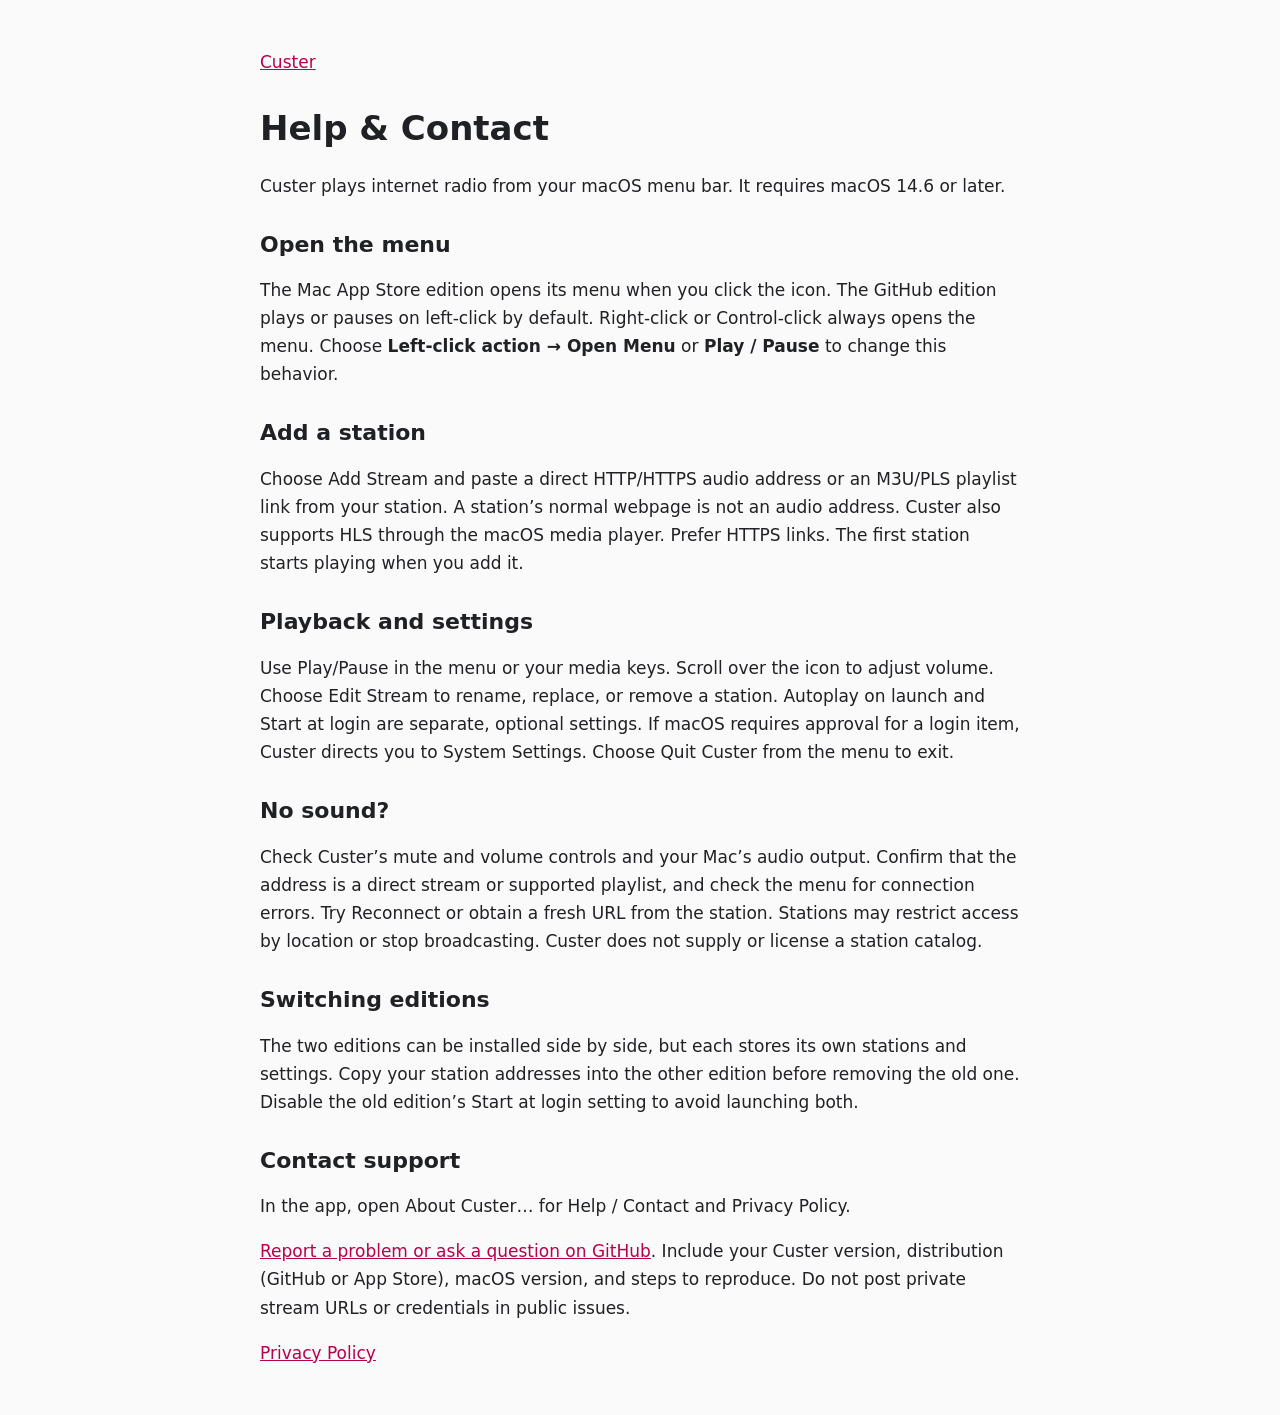
<file: site/support.html>
<!doctype html>
<html lang="en"><head><meta charset="utf-8"><meta name="viewport" content="width=device-width,initial-scale=1">
<title>Help & Contact — Custer Radio Player for Mac</title>
<meta name="description" content="Learn how to add radio stations to Custer on Mac, play M3U/PLS and HLS streams, adjust playback, and troubleshoot connection or audio problems.">
<link rel="canonical" href="https://custer.dev/support">
<link rel="icon" type="image/png" sizes="128x128" href="/favicon.png">
<meta property="og:type" content="website">
<meta property="og:site_name" content="Custer">
<meta property="og:title" content="Help & Contact — Custer Radio Player for Mac">
<meta property="og:description" content="Add radio stations, play supported streams and playlists, and troubleshoot Custer on your Mac.">
<meta property="og:url" content="https://custer.dev/support">
<meta property="og:image" content="https://custer.dev/social-preview.png">
<meta property="og:image:width" content="1200">
<meta property="og:image:height" content="630">
<meta property="og:image:type" content="image/png">
<meta property="og:image:alt" content="Custer, a free internet radio player for Mac, with its station menu in the macOS menu bar.">
<meta name="twitter:card" content="summary_large_image">
<meta name="twitter:title" content="Help & Contact — Custer Radio Player for Mac">
<meta name="twitter:description" content="Add radio stations, play supported streams and playlists, and troubleshoot Custer on your Mac.">
<meta name="twitter:image" content="https://custer.dev/social-preview.png">
<meta name="twitter:image:alt" content="Custer, a free internet radio player for Mac, with its station menu in the macOS menu bar.">
<style>body{font:17px/1.65 system-ui,sans-serif;max-width:760px;margin:48px auto;padding:0 24px;color:#202124;background:#fafafa}a{color:#b8004c}h1,h2{line-height:1.2}h2{margin-top:32px;font-size:22px}nav{margin-bottom:32px}</style>
</head><body><nav><a href="/">Custer</a></nav><main><h1>Help & Contact</h1><p>Custer plays internet radio from your macOS menu bar. It requires macOS 14.6 or later.</p>
<h2>Open the menu</h2>
<p>The Mac App Store edition opens its menu when you click the icon. The GitHub edition plays or pauses on left-click by default. Right-click or Control-click always opens the menu. Choose <strong>Left-click action → Open Menu</strong> or <strong>Play / Pause</strong> to change this behavior.</p>
<h2 id="add-a-station">Add a station</h2>
<p>Choose Add Stream and paste a direct HTTP/HTTPS audio address or an M3U/PLS playlist link from your station. A station’s normal webpage is not an audio address. Custer also supports HLS through the macOS media player. Prefer HTTPS links. The first station starts playing when you add it.</p>
<h2>Playback and settings</h2>
<p>Use Play/Pause in the menu or your media keys. Scroll over the icon to adjust volume. Choose Edit Stream to rename, replace, or remove a station. Autoplay on launch and Start at login are separate, optional settings. If macOS requires approval for a login item, Custer directs you to System Settings. Choose Quit Custer from the menu to exit.</p>
<h2>No sound?</h2>
<p>Check Custer’s mute and volume controls and your Mac’s audio output. Confirm that the address is a direct stream or supported playlist, and check the menu for connection errors. Try Reconnect or obtain a fresh URL from the station. Stations may restrict access by location or stop broadcasting. Custer does not supply or license a station catalog.</p>
<h2>Switching editions</h2>
<p>The two editions can be installed side by side, but each stores its own stations and settings. Copy your station addresses into the other edition before removing the old one. Disable the old edition’s Start at login setting to avoid launching both.</p>
<h2>Contact support</h2>
<p>In the app, open About Custer… for Help / Contact and Privacy Policy.</p>
<p><a href="https://github.com/exelban/custer/issues">Report a problem or ask a question on GitHub</a>. Include your Custer version, distribution (GitHub or App Store), macOS version, and steps to reproduce. Do not post private stream URLs or credentials in public issues.</p>
<p><a href="/privacy">Privacy Policy</a></p></main></body></html>
</file>
